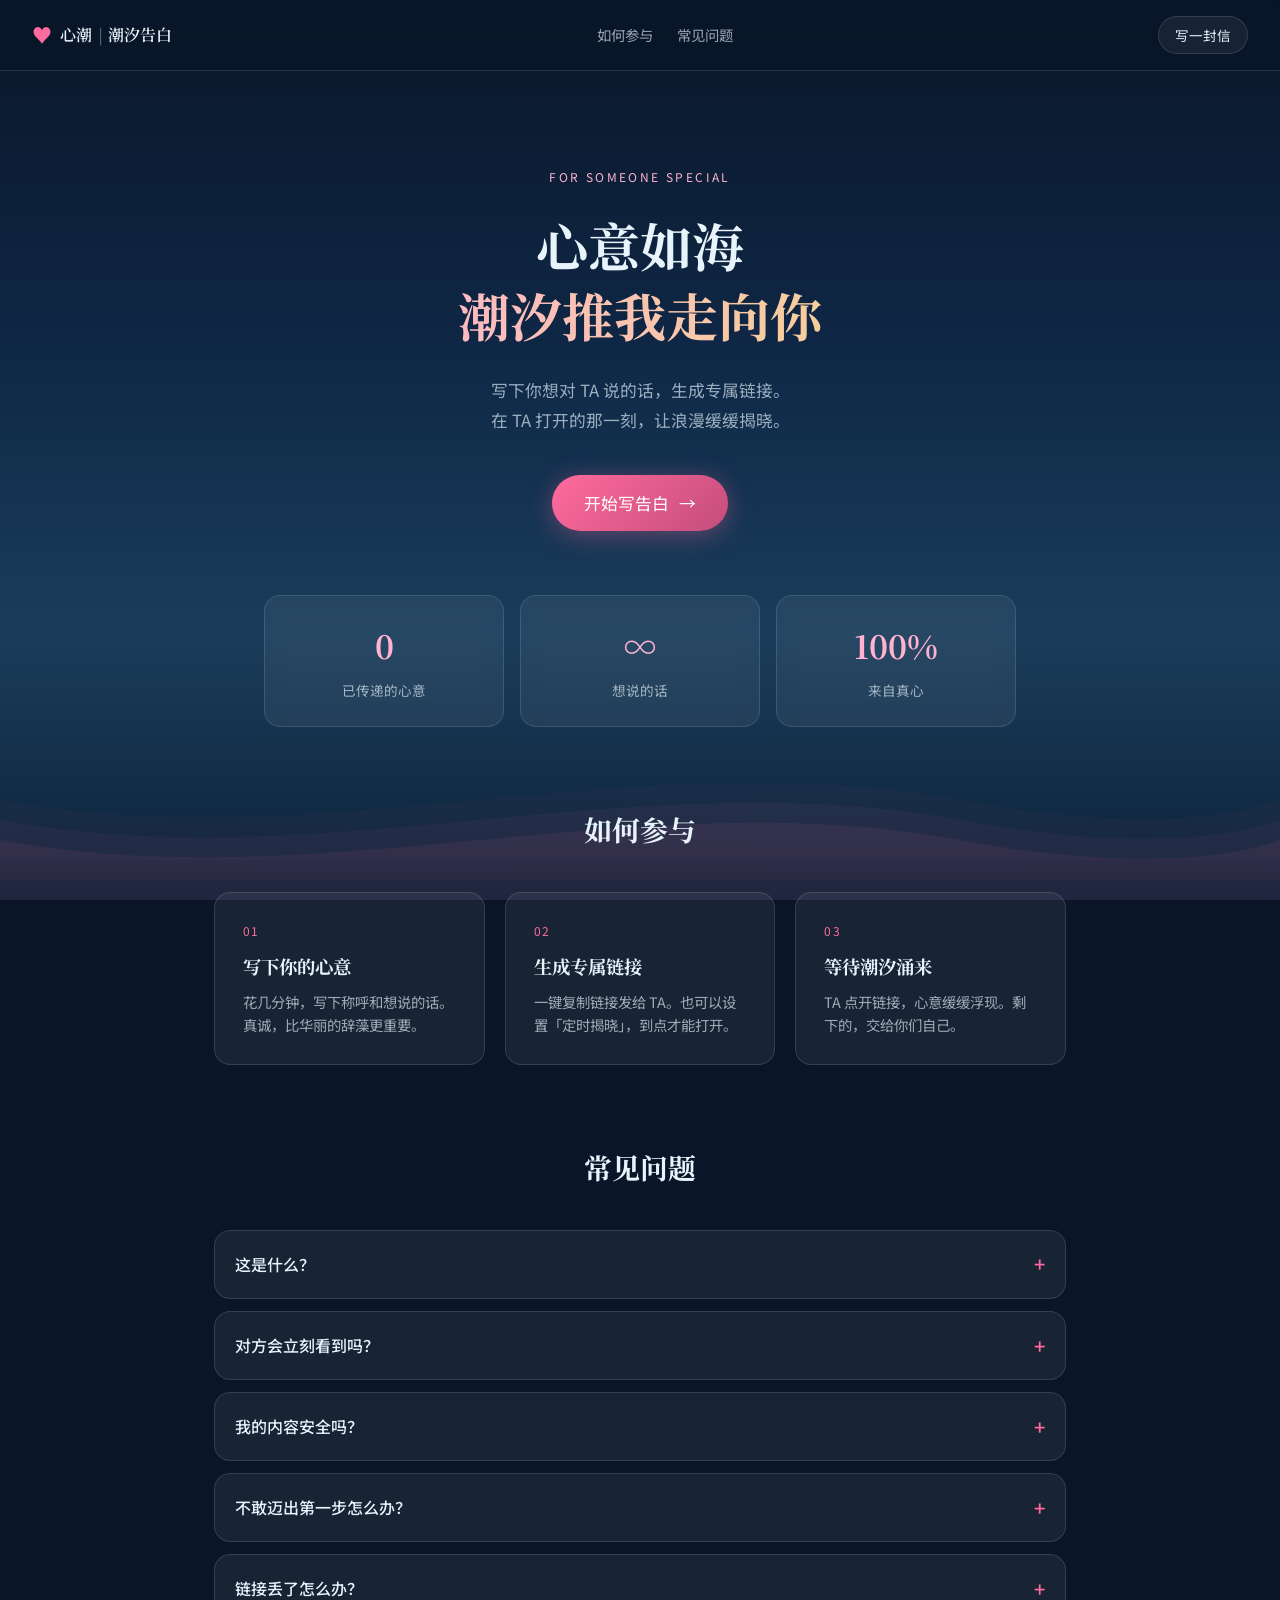
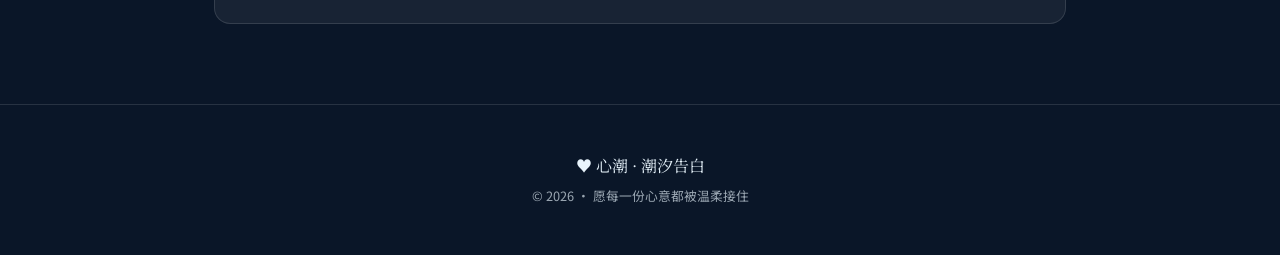
<file: confession/index.html>
<!DOCTYPE html>
<html lang="zh-CN">
<head>
  <meta charset="UTF-8" />
  <meta name="viewport" content="width=device-width, initial-scale=1.0" />
  <title>心潮 · 把想说的话，交给潮汐</title>
  <link rel="preconnect" href="https://fonts.googleapis.com" />
  <link rel="preconnect" href="https://fonts.gstatic.com" crossorigin />
  <link href="https://fonts.googleapis.com/css2?family=Noto+Serif+SC:wght@400;600;700&family=Noto+Sans+SC:wght@300;400;500&display=swap" rel="stylesheet" />
  <link rel="stylesheet" href="css/style.css" />
</head>
<body>
  <div class="ocean-bg" aria-hidden="true">
    <div class="wave wave-1"></div>
    <div class="wave wave-2"></div>
    <div class="wave wave-3"></div>
  </div>

  <header class="site-header">
    <a href="#" class="logo">
      <span class="logo-icon">♥</span>
      <span class="logo-text">心潮<span class="logo-divider">|</span>潮汐告白</span>
    </a>
    <nav class="nav-links">
      <a href="#how">如何参与</a>
      <a href="#faq">常见问题</a>
    </nav>
    <button type="button" class="btn btn-ghost btn-sm" id="btnHeaderWrite">写一封信</button>
  </header>

  <main>
    <!-- Hero -->
    <section class="hero" id="hero">
      <p class="hero-tag">For Someone Special</p>
      <h1 class="hero-title">
        <span class="line">心意如海</span>
        <span class="line accent">潮汐推我走向你</span>
      </h1>
      <p class="hero-desc">
        写下你想对 TA 说的话，生成专属链接。<br />
        在 TA 打开的那一刻，让浪漫缓缓揭晓。
      </p>
      <button type="button" class="btn btn-primary btn-lg" id="btnHeroStart">
        开始写告白
        <span class="btn-arrow">→</span>
      </button>
    </section>

    <!-- Stats -->
    <section class="stats" aria-label="统计">
      <div class="stat-card">
        <span class="stat-num" id="statLetters">0</span>
        <span class="stat-label">已传递的心意</span>
      </div>
      <div class="stat-card">
        <span class="stat-num" id="statWords">∞</span>
        <span class="stat-label">想说的话</span>
      </div>
      <div class="stat-card">
        <span class="stat-num">100%</span>
        <span class="stat-label">来自真心</span>
      </div>
    </section>

    <!-- How it works -->
    <section class="section" id="how">
      <h2 class="section-title">如何参与</h2>
      <div class="steps">
        <article class="step-card">
          <span class="step-num">01</span>
          <h3>写下你的心意</h3>
          <p>花几分钟，写下称呼和想说的话。真诚，比华丽的辞藻更重要。</p>
        </article>
        <article class="step-card">
          <span class="step-num">02</span>
          <h3>生成专属链接</h3>
          <p>一键复制链接发给 TA。也可以设置「定时揭晓」，到点才能打开。</p>
        </article>
        <article class="step-card">
          <span class="step-num">03</span>
          <h3>等待潮汐涌来</h3>
          <p>TA 点开链接，心意缓缓浮现。剩下的，交给你们自己。</p>
        </article>
      </div>
    </section>

    <!-- FAQ -->
    <section class="section" id="faq">
      <h2 class="section-title">常见问题</h2>
      <div class="faq-list" id="faqList">
        <details class="faq-item">
          <summary>这是什么？</summary>
          <p>一个轻量的告白页面工具。你写信、生成链接，对方打开即可看到精心排版的告白内容。无需注册，数据只存在你和对方的浏览器里。</p>
        </details>
        <details class="faq-item">
          <summary>对方会立刻看到吗？</summary>
          <p>如果你设置了「定时揭晓」，在指定时间之前，对方只能看到倒计时。时间到了，全文才会展开。</p>
        </details>
        <details class="faq-item">
          <summary>我的内容安全吗？</summary>
          <p>告白内容编码在链接里，不会上传到服务器。请通过私密渠道发送链接，并妥善保管。</p>
        </details>
        <details class="faq-item">
          <summary>不敢迈出第一步怎么办？</summary>
          <p>可以先写草稿，不必一次写完美。真诚比辞藻更重要——哪怕只有几句话，也值得被听见。</p>
        </details>
        <details class="faq-item">
          <summary>链接丢了怎么办？</summary>
          <p>请在生成后立即复制保存。本站不存储你的信件，无法找回已生成的链接。</p>
        </details>
      </div>
    </section>
  </main>

  <footer class="site-footer">
    <p class="footer-brand">♥ 心潮 · 潮汐告白</p>
    <p class="footer-copy">© 2026 · 愿每一份心意都被温柔接住</p>
  </footer>

  <!-- Write modal -->
  <dialog class="modal" id="writeModal">
    <div class="modal-inner">
      <button type="button" class="modal-close" id="btnCloseModal" aria-label="关闭">×</button>
      <h2 class="modal-title">写一封告白信</h2>
      <p class="modal-sub">这些内容会编码进专属链接，请放心填写。</p>

      <form id="letterForm" class="letter-form">
        <label class="field">
          <span>TA 的称呼</span>
          <input type="text" name="toName" placeholder="例如：小雨" required maxlength="20" />
        </label>
        <label class="field">
          <span>你的署名</span>
          <input type="text" name="fromName" placeholder="例如：一直在关注你的那个人" required maxlength="30" />
        </label>
        <label class="field">
          <span>想说的话</span>
          <textarea name="message" rows="6" placeholder="把藏在心里的话，慢慢写下来……" required maxlength="2000"></textarea>
          <span class="char-count"><span id="charCount">0</span> / 2000</span>
        </label>
        <label class="field field-check">
          <input type="checkbox" name="useReveal" id="useReveal" />
          <span>设置定时揭晓（到时间才能看到全文）</span>
        </label>
        <label class="field field-reveal" id="revealField" hidden>
          <span>揭晓时间</span>
          <input type="datetime-local" name="revealAt" id="revealAt" />
        </label>
        <label class="field field-check">
          <input type="checkbox" name="anonymous" />
          <span>署名显示为「一个在意你的人」</span>
        </label>

        <div class="form-actions">
          <button type="button" class="btn btn-ghost" id="btnPreview">预览效果</button>
          <button type="submit" class="btn btn-primary">生成告白链接</button>
        </div>
      </form>

      <!-- Result -->
      <div class="result-panel" id="resultPanel" hidden>
        <div class="result-success">✦ 链接已生成</div>
        <p class="result-hint">复制下面链接，用微信或其他方式发给 TA：</p>
        <div class="link-box">
          <input type="text" readonly id="generatedLink" />
          <button type="button" class="btn btn-primary btn-sm" id="btnCopy">复制</button>
        </div>
        <a href="#" class="btn btn-ghost btn-block" id="btnOpenPreview" target="_blank">在新标签页预览</a>
        <button type="button" class="btn btn-ghost btn-block" id="btnWriteAnother">再写一封</button>
      </div>
    </div>
  </dialog>

  <script src="js/app.js"></script>
</body>
</html>
</file>
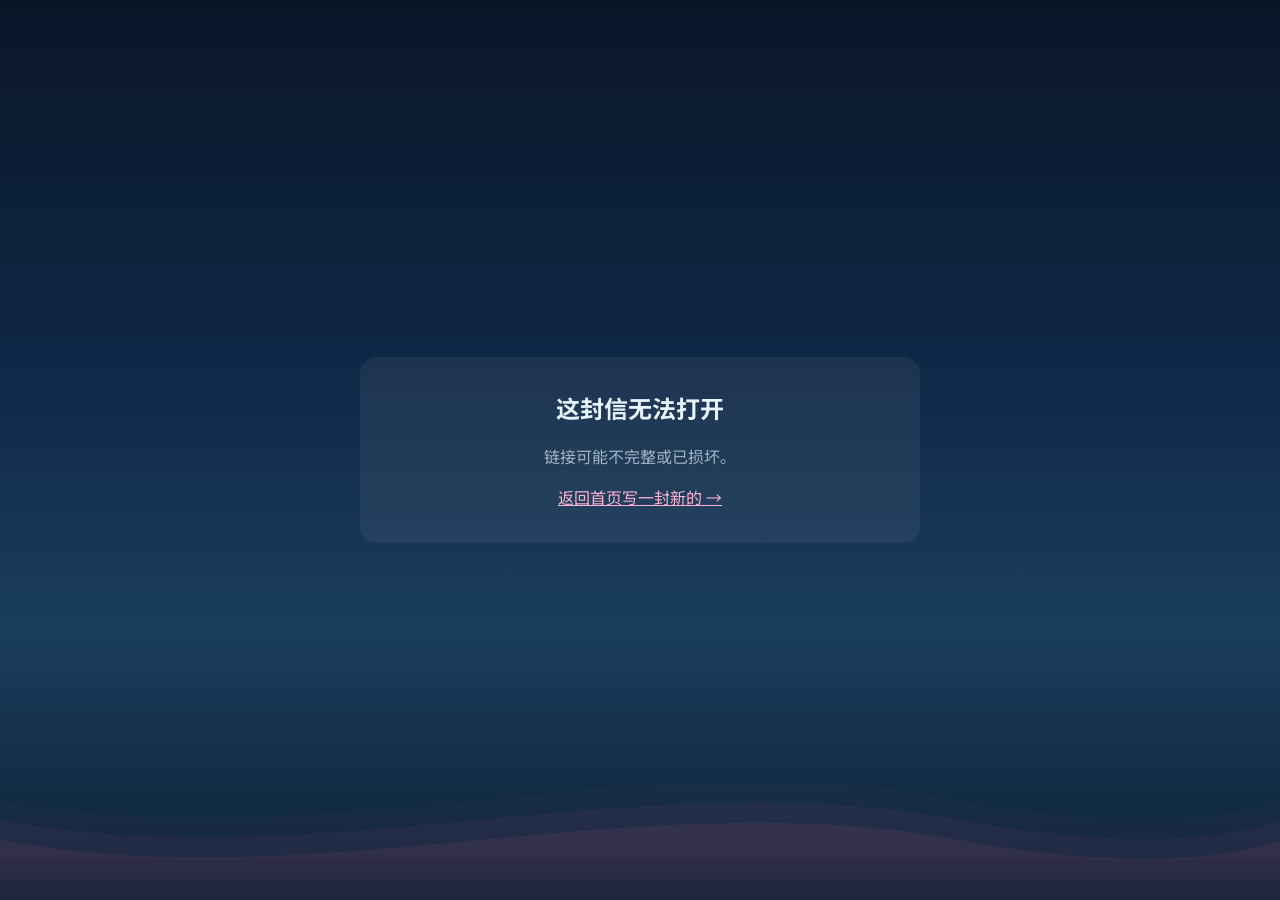
<file: confession/letter.html>
<!DOCTYPE html>
<html lang="zh-CN">
<head>
  <meta charset="UTF-8" />
  <meta name="viewport" content="width=device-width, initial-scale=1.0" />
  <title>有一封信，为你而来</title>
  <link rel="preconnect" href="https://fonts.googleapis.com" />
  <link rel="preconnect" href="https://fonts.gstatic.com" crossorigin />
  <link href="https://fonts.googleapis.com/css2?family=Noto+Serif+SC:wght@400;600;700&family=Noto+Sans+SC:wght@300;400;500&display=swap" rel="stylesheet" />
  <link rel="stylesheet" href="css/style.css" />
</head>
<body>
  <div class="ocean-bg" aria-hidden="true">
    <div class="wave wave-1"></div>
    <div class="wave wave-2"></div>
    <div class="wave wave-3"></div>
  </div>

  <main class="letter-page">
    <div class="letter-container" id="letterRoot">
      <p style="color: var(--text-muted)">正在打开这封信……</p>
    </div>
  </main>

  <script src="js/letter.js"></script>
</body>
</html>
</file>
<file: confession/css/style.css>
/* 心潮 · 潮汐告白 — 参照 DMU Date 海洋浪漫风 */

:root {
  --ocean-deep: #0a1628;
  --ocean-mid: #0f2847;
  --ocean-light: #1a4a6e;
  --accent: #ff6b9d;
  --accent-soft: #ffb3d0;
  --gold: #f4d58d;
  --text: #e8f4fc;
  --text-muted: rgba(232, 244, 252, 0.65);
  --glass: rgba(255, 255, 255, 0.06);
  --glass-border: rgba(255, 255, 255, 0.12);
  --radius: 16px;
  --font-serif: "Noto Serif SC", "Songti SC", serif;
  --font-sans: "Noto Sans SC", system-ui, sans-serif;
}

*,
*::before,
*::after {
  box-sizing: border-box;
  margin: 0;
  padding: 0;
}

html {
  scroll-behavior: smooth;
}

body {
  font-family: var(--font-sans);
  color: var(--text);
  background: var(--ocean-deep);
  min-height: 100vh;
  line-height: 1.6;
  overflow-x: hidden;
}

/* Ocean background */
.ocean-bg {
  position: fixed;
  inset: 0;
  z-index: -1;
  background: linear-gradient(
    180deg,
    #0a1628 0%,
    #0f2847 40%,
    #1a3d5c 70%,
    #0d2137 100%
  );
}

.wave {
  position: absolute;
  bottom: 0;
  left: 0;
  width: 200%;
  height: 120px;
  background: url("data:image/svg+xml,%3Csvg xmlns='http://www.w3.org/2000/svg' viewBox='0 0 1200 120' preserveAspectRatio='none'%3E%3Cpath fill='rgba(255,107,157,0.08)' d='M0,60 C300,120 600,0 900,60 C1050,90 1150,80 1200,60 L1200,120 L0,120 Z'/%3E%3C/svg%3E")
    repeat-x;
  background-size: 50% 100%;
  animation: wave 12s linear infinite;
}

.wave-2 {
  bottom: 20px;
  opacity: 0.6;
  animation-duration: 18s;
  animation-direction: reverse;
}

.wave-3 {
  bottom: 40px;
  opacity: 0.4;
  animation-duration: 24s;
}

@keyframes wave {
  0% {
    transform: translateX(0);
  }
  100% {
    transform: translateX(-50%);
  }
}

/* Header */
.site-header {
  position: sticky;
  top: 0;
  z-index: 100;
  display: flex;
  align-items: center;
  justify-content: space-between;
  padding: 1rem 2rem;
  background: rgba(10, 22, 40, 0.75);
  backdrop-filter: blur(12px);
  border-bottom: 1px solid var(--glass-border);
}

.logo {
  display: flex;
  align-items: center;
  gap: 0.5rem;
  text-decoration: none;
  color: var(--text);
}

.logo-icon {
  font-size: 1.25rem;
  color: var(--accent);
}

.logo-text {
  font-family: var(--font-serif);
  font-weight: 600;
  font-size: 1rem;
}

.logo-divider {
  margin: 0 0.35rem;
  opacity: 0.4;
}

.nav-links {
  display: flex;
  gap: 1.5rem;
}

.nav-links a {
  color: var(--text-muted);
  text-decoration: none;
  font-size: 0.9rem;
  transition: color 0.2s;
}

.nav-links a:hover {
  color: var(--text);
}

/* Buttons */
.btn {
  font-family: inherit;
  cursor: pointer;
  border: none;
  border-radius: 999px;
  font-size: 0.95rem;
  transition: transform 0.2s, box-shadow 0.2s, background 0.2s;
}

.btn:active {
  transform: scale(0.98);
}

.btn-primary {
  background: linear-gradient(135deg, var(--accent), #c44d7a);
  color: #fff;
  padding: 0.75rem 1.5rem;
  box-shadow: 0 4px 24px rgba(255, 107, 157, 0.35);
}

.btn-primary:hover {
  box-shadow: 0 6px 32px rgba(255, 107, 157, 0.5);
}

.btn-ghost {
  background: var(--glass);
  color: var(--text);
  border: 1px solid var(--glass-border);
  padding: 0.6rem 1.2rem;
}

.btn-ghost:hover {
  background: rgba(255, 255, 255, 0.1);
}

.btn-sm {
  padding: 0.5rem 1rem;
  font-size: 0.85rem;
}

.btn-lg {
  padding: 1rem 2rem;
  font-size: 1.05rem;
}

.btn-block {
  display: block;
  width: 100%;
  text-align: center;
  text-decoration: none;
  margin-top: 0.5rem;
}

.btn-arrow {
  margin-left: 0.35rem;
  transition: transform 0.2s;
}

.btn-primary:hover .btn-arrow {
  transform: translateX(4px);
}

/* Hero */
.hero {
  text-align: center;
  padding: 6rem 1.5rem 4rem;
  max-width: 720px;
  margin: 0 auto;
}

.hero-tag {
  font-size: 0.75rem;
  letter-spacing: 0.2em;
  text-transform: uppercase;
  color: var(--accent-soft);
  margin-bottom: 1.5rem;
}

.hero-title {
  font-family: var(--font-serif);
  font-weight: 700;
  font-size: clamp(2rem, 6vw, 3.25rem);
  line-height: 1.35;
  margin-bottom: 1.5rem;
}

.hero-title .line {
  display: block;
}

.hero-title .accent {
  background: linear-gradient(90deg, var(--accent-soft), var(--gold));
  -webkit-background-clip: text;
  -webkit-text-fill-color: transparent;
  background-clip: text;
}

.hero-desc {
  color: var(--text-muted);
  font-size: 1.05rem;
  margin-bottom: 2.5rem;
  line-height: 1.8;
}

/* Stats */
.stats {
  display: grid;
  grid-template-columns: repeat(3, 1fr);
  gap: 1rem;
  max-width: 800px;
  margin: 0 auto 5rem;
  padding: 0 1.5rem;
}

.stat-card {
  text-align: center;
  padding: 1.5rem 1rem;
  background: var(--glass);
  border: 1px solid var(--glass-border);
  border-radius: var(--radius);
  backdrop-filter: blur(8px);
}

.stat-num {
  display: block;
  font-family: var(--font-serif);
  font-size: 2rem;
  font-weight: 700;
  color: var(--accent-soft);
  margin-bottom: 0.35rem;
}

.stat-label {
  font-size: 0.85rem;
  color: var(--text-muted);
}

/* Sections */
.section {
  max-width: 900px;
  margin: 0 auto 5rem;
  padding: 0 1.5rem;
}

.section-title {
  font-family: var(--font-serif);
  font-size: 1.75rem;
  text-align: center;
  margin-bottom: 2.5rem;
}

.steps {
  display: grid;
  grid-template-columns: repeat(auto-fit, minmax(240px, 1fr));
  gap: 1.25rem;
}

.step-card {
  padding: 1.75rem;
  background: var(--glass);
  border: 1px solid var(--glass-border);
  border-radius: var(--radius);
  transition: transform 0.25s, border-color 0.25s;
}

.step-card:hover {
  transform: translateY(-4px);
  border-color: rgba(255, 107, 157, 0.3);
}

.step-num {
  font-size: 0.75rem;
  color: var(--accent);
  letter-spacing: 0.1em;
  margin-bottom: 0.75rem;
  display: block;
}

.step-card h3 {
  font-family: var(--font-serif);
  font-size: 1.15rem;
  margin-bottom: 0.5rem;
}

.step-card p {
  font-size: 0.9rem;
  color: var(--text-muted);
}

/* FAQ */
.faq-list {
  display: flex;
  flex-direction: column;
  gap: 0.75rem;
}

.faq-item {
  background: var(--glass);
  border: 1px solid var(--glass-border);
  border-radius: var(--radius);
  overflow: hidden;
}

.faq-item summary {
  padding: 1.1rem 1.25rem;
  cursor: pointer;
  font-weight: 500;
  list-style: none;
  display: flex;
  justify-content: space-between;
  align-items: center;
}

.faq-item summary::-webkit-details-marker {
  display: none;
}

.faq-item summary::after {
  content: "+";
  font-size: 1.25rem;
  color: var(--accent);
  transition: transform 0.2s;
}

.faq-item[open] summary::after {
  transform: rotate(45deg);
}

.faq-item p {
  padding: 0 1.25rem 1.25rem;
  color: var(--text-muted);
  font-size: 0.9rem;
  line-height: 1.7;
}

/* Footer */
.site-footer {
  text-align: center;
  padding: 3rem 1.5rem;
  border-top: 1px solid var(--glass-border);
}

.footer-brand {
  font-family: var(--font-serif);
  margin-bottom: 0.5rem;
}

.footer-copy {
  font-size: 0.8rem;
  color: var(--text-muted);
}

/* Modal */
.modal {
  border: none;
  padding: 0;
  max-width: 520px;
  width: calc(100% - 2rem);
  background: transparent;
}

.modal::backdrop {
  background: rgba(5, 12, 24, 0.85);
  backdrop-filter: blur(4px);
}

.modal-inner {
  position: relative;
  background: linear-gradient(160deg, #132a45, #0a1628);
  border: 1px solid var(--glass-border);
  border-radius: 20px;
  padding: 2rem;
  max-height: 90vh;
  overflow-y: auto;
}

.modal-close {
  position: absolute;
  top: 1rem;
  right: 1rem;
  width: 36px;
  height: 36px;
  border: none;
  background: var(--glass);
  color: var(--text);
  font-size: 1.5rem;
  line-height: 1;
  border-radius: 50%;
  cursor: pointer;
}

.modal-title {
  font-family: var(--font-serif);
  font-size: 1.5rem;
  margin-bottom: 0.35rem;
}

.modal-sub {
  font-size: 0.85rem;
  color: var(--text-muted);
  margin-bottom: 1.5rem;
}

.letter-form .field {
  display: block;
  margin-bottom: 1.1rem;
}

.letter-form .field > span:first-child {
  display: block;
  font-size: 0.85rem;
  margin-bottom: 0.4rem;
  color: var(--text-muted);
}

.letter-form input[type="text"],
.letter-form input[type="datetime-local"],
.letter-form textarea {
  width: 100%;
  padding: 0.75rem 1rem;
  background: rgba(0, 0, 0, 0.25);
  border: 1px solid var(--glass-border);
  border-radius: 10px;
  color: var(--text);
  font-family: inherit;
  font-size: 0.95rem;
}

.letter-form textarea {
  resize: vertical;
  min-height: 120px;
}

.letter-form input:focus,
.letter-form textarea:focus {
  outline: none;
  border-color: var(--accent);
}

.char-count {
  display: block;
  text-align: right;
  font-size: 0.75rem;
  color: var(--text-muted);
  margin-top: 0.25rem;
}

.field-check {
  display: flex !important;
  align-items: center;
  gap: 0.5rem;
  cursor: pointer;
}

.field-check input {
  width: auto;
}

.form-actions {
  display: flex;
  gap: 0.75rem;
  margin-top: 1.5rem;
}

.form-actions .btn-primary {
  flex: 1;
}

.result-panel {
  text-align: center;
}

.result-success {
  font-family: var(--font-serif);
  font-size: 1.25rem;
  color: var(--accent-soft);
  margin-bottom: 0.75rem;
}

.result-hint {
  font-size: 0.9rem;
  color: var(--text-muted);
  margin-bottom: 1rem;
}

.link-box {
  display: flex;
  gap: 0.5rem;
  margin-bottom: 0.5rem;
}

.link-box input {
  flex: 1;
  padding: 0.6rem 0.75rem;
  background: rgba(0, 0, 0, 0.3);
  border: 1px solid var(--glass-border);
  border-radius: 8px;
  color: var(--text);
  font-size: 0.8rem;
}

/* Letter reveal page */
.letter-page {
  min-height: 100vh;
  display: flex;
  flex-direction: column;
  align-items: center;
  justify-content: center;
  padding: 2rem 1.5rem;
}

.letter-container {
  max-width: 560px;
  width: 100%;
  text-align: center;
}

.countdown-box {
  padding: 3rem 2rem;
  background: var(--glass);
  border: 1px solid var(--glass-border);
  border-radius: 20px;
}

.countdown-box h2 {
  font-family: var(--font-serif);
  font-size: 1.5rem;
  margin-bottom: 0.5rem;
}

.countdown-box p {
  color: var(--text-muted);
  margin-bottom: 1.5rem;
}

.countdown-timer {
  font-family: var(--font-serif);
  font-size: 2.5rem;
  color: var(--accent-soft);
  letter-spacing: 0.05em;
}

.letter-reveal {
  opacity: 0;
  transform: translateY(24px);
  transition: opacity 1s ease, transform 1s ease;
}

.letter-reveal.visible {
  opacity: 1;
  transform: translateY(0);
}

.letter-to {
  font-size: 0.9rem;
  color: var(--accent-soft);
  margin-bottom: 0.5rem;
}

.letter-heading {
  font-family: var(--font-serif);
  font-size: clamp(1.75rem, 5vw, 2.5rem);
  margin-bottom: 2rem;
  line-height: 1.4;
}

.letter-body {
  text-align: left;
  padding: 2rem;
  background: var(--glass);
  border: 1px solid var(--glass-border);
  border-radius: var(--radius);
  font-size: 1.05rem;
  line-height: 2;
  white-space: pre-wrap;
  margin-bottom: 2rem;
}

.letter-from {
  font-family: var(--font-serif);
  font-size: 1.1rem;
  color: var(--text-muted);
}

.letter-from em {
  color: var(--accent-soft);
  font-style: normal;
}

.heart-float {
  position: fixed;
  font-size: 1rem;
  color: var(--accent);
  opacity: 0;
  pointer-events: none;
  animation: floatHeart 4s ease-in forwards;
}

@keyframes floatHeart {
  0% {
    opacity: 0;
    transform: translateY(0) scale(0.5);
  }
  20% {
    opacity: 0.8;
  }
  100% {
    opacity: 0;
    transform: translateY(-120px) scale(1);
  }
}

.error-box {
  padding: 2rem;
  background: var(--glass);
  border-radius: var(--radius);
  text-align: center;
}

.error-box a {
  color: var(--accent-soft);
}

/* Responsive */
@media (max-width: 640px) {
  .site-header {
    padding: 0.75rem 1rem;
  }

  .nav-links {
    display: none;
  }

  .stats {
    grid-template-columns: 1fr;
  }

  .form-actions {
    flex-direction: column;
  }
}
</file>
